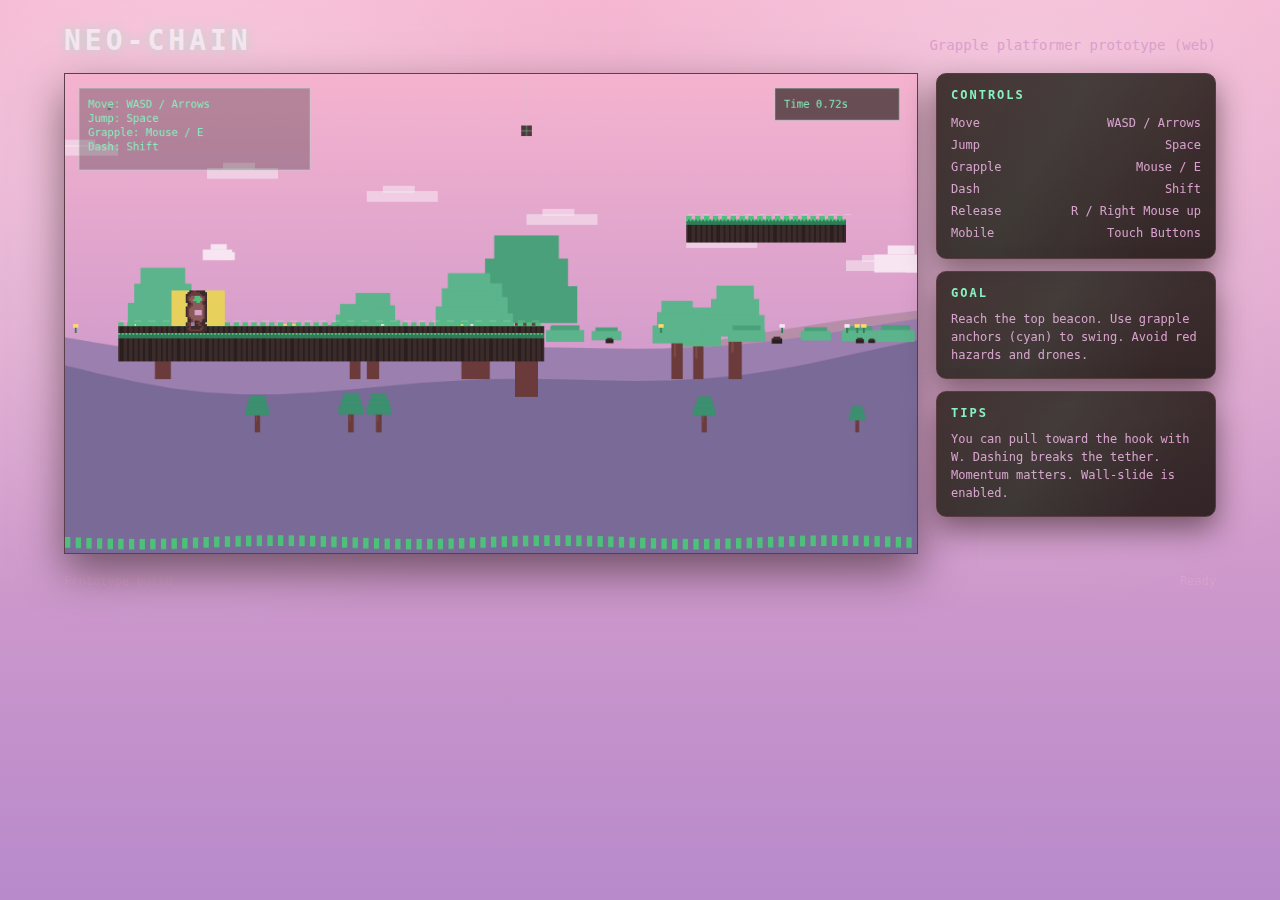
<file: index.html>
﻿<!doctype html>
<html lang="ko">
<head>
  <meta charset="utf-8" />
  <meta name="viewport" content="width=device-width, initial-scale=1" />
  <title>Neo-Chain Grapple</title>
  <link rel="stylesheet" href="style.css" />
</head>
<body>
  <div id="root">
    <header>
      <div class="title">NEO-CHAIN</div>
      <div class="subtitle">Grapple platformer prototype (web)</div>
    </header>
    <main>
      <div class="game-wrap">
        <canvas id="game" width="960" height="540" aria-label="game canvas"></canvas>
        <div id="touch-controls" class="touch-controls" aria-hidden="true">
          <div class="touch-group touch-left">
            <button type="button" class="touch-btn move" data-input="left">◀</button>
            <button type="button" class="touch-btn move" data-input="right">▶</button>
          </div>
          <div class="touch-group touch-right">
            <button type="button" class="touch-btn action" data-input="jump">JUMP</button>
            <button type="button" class="touch-btn action" data-input="dash">DASH</button>
            <button type="button" class="touch-btn action" data-input="grapple">HOOK</button>
            <button type="button" class="touch-btn action" data-input="pull">PULL</button>
          </div>
        </div>
      </div>
      <aside class="hud">
        <div class="panel">
          <div class="label">Controls</div>
          <div class="item"><span>Move</span><span>WASD / Arrows</span></div>
          <div class="item"><span>Jump</span><span>Space</span></div>
          <div class="item"><span>Grapple</span><span>Mouse / E</span></div>
          <div class="item"><span>Dash</span><span>Shift</span></div>
          <div class="item"><span>Release</span><span>R / Right Mouse up</span></div>
          <div class="item"><span>Mobile</span><span>Touch Buttons</span></div>
        </div>
        <div class="panel">
          <div class="label">Goal</div>
          <div class="desc">Reach the top beacon. Use grapple anchors (cyan) to swing.
          Avoid red hazards and drones.</div>
        </div>
        <div class="panel">
          <div class="label">Tips</div>
          <div class="desc">You can pull toward the hook with W. Dashing breaks the tether.
          Momentum matters. Wall-slide is enabled.</div>
        </div>
      </aside>
    </main>
    <footer>
      <span>Prototype build</span>
      <span id="status">Loading...</span>
    </footer>
  </div>
  <script src="game.js"></script>
</body>
</html>
</file>
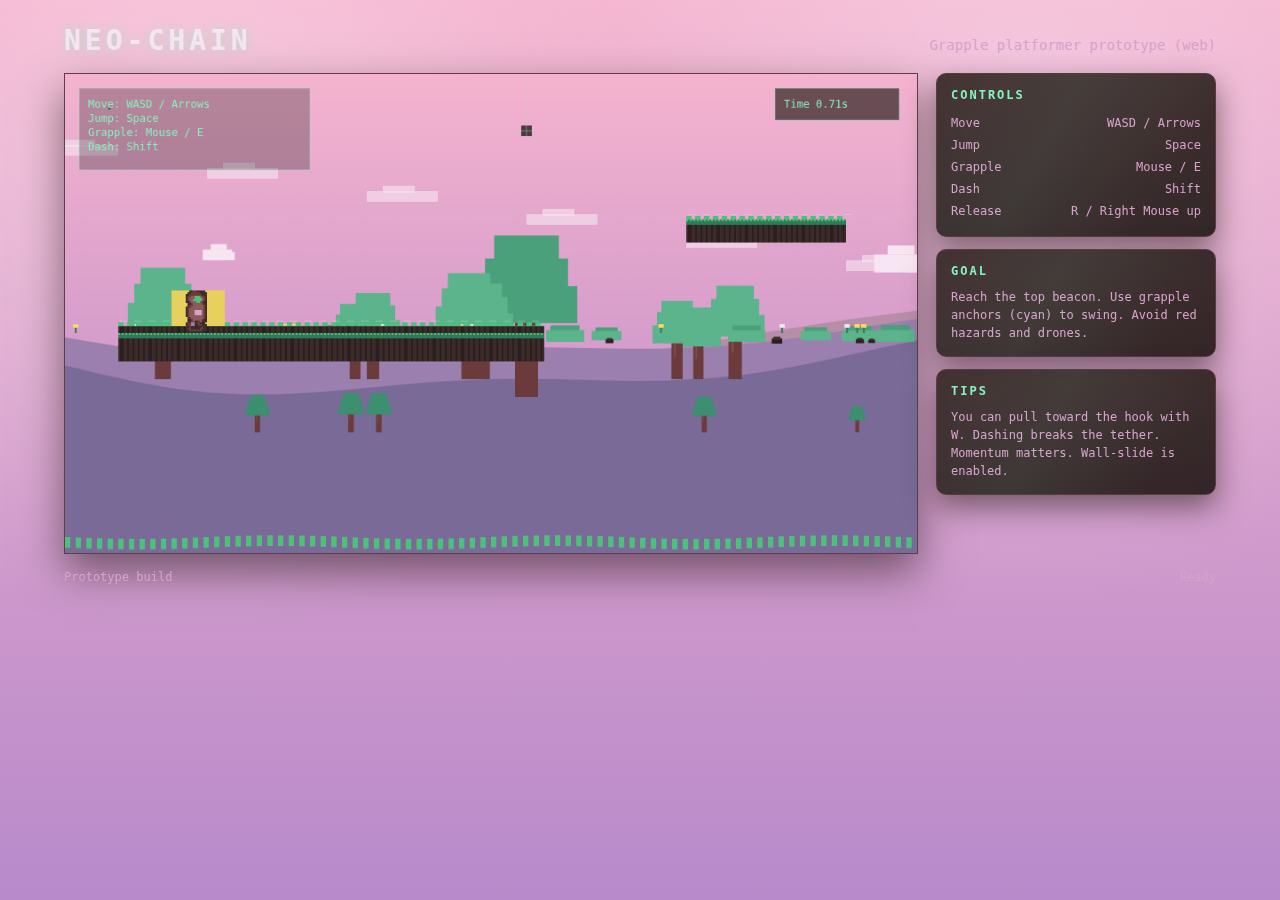
<file: snapshot/index.html>
<!doctype html>
<html lang="ko">
<head>
  <meta charset="utf-8" />
  <meta name="viewport" content="width=device-width, initial-scale=1" />
  <title>Neo-Chain Grapple</title>
  <link rel="stylesheet" href="style.css" />
</head>
<body>
  <div id="root">
    <header>
      <div class="title">NEO-CHAIN</div>
      <div class="subtitle">Grapple platformer prototype (web)</div>
    </header>
    <main>
      <canvas id="game" width="960" height="540" aria-label="game canvas"></canvas>
      <aside class="hud">
        <div class="panel">
          <div class="label">Controls</div>
          <div class="item"><span>Move</span><span>WASD / Arrows</span></div>
          <div class="item"><span>Jump</span><span>Space</span></div>
          <div class="item"><span>Grapple</span><span>Mouse / E</span></div>
          <div class="item"><span>Dash</span><span>Shift</span></div>
          <div class="item"><span>Release</span><span>R / Right Mouse up</span></div>
        </div>
        <div class="panel">
          <div class="label">Goal</div>
          <div class="desc">Reach the top beacon. Use grapple anchors (cyan) to swing.
          Avoid red hazards and drones.</div>
        </div>
        <div class="panel">
          <div class="label">Tips</div>
          <div class="desc">You can pull toward the hook with W. Dashing breaks the tether.
          Momentum matters. Wall-slide is enabled.</div>
        </div>
      </aside>
    </main>
    <footer>
      <span>Prototype build</span>
      <span id="status">Loading...</span>
    </footer>
  </div>
  <script src="game.js"></script>
</body>
</html>
</file>
<file: style.css>
﻿:root {
  --bg: #f5b3cf;
  --panel: #3b2c2b;
  --panel-soft: #2a1f1e;
  --accent: #87f2c0;
  --danger: #ff4b6b;
  --text: #f7e6f2;
  --muted: #d9a0cc;
  --shadow: rgba(36, 22, 22, 0.55);
}

* {
  box-sizing: border-box;
}

body {
  margin: 0;
  font-family: "Space Mono", "JetBrains Mono", "IBM Plex Mono", "Consolas", monospace;
  background:
    radial-gradient(circle at 15% 20%, rgba(255, 255, 255, 0.35), transparent 35%),
    radial-gradient(circle at 80% 10%, rgba(245, 230, 242, 0.4), transparent 40%),
    linear-gradient(180deg, #f5b3cf 0%, #d9a0cc 45%, #b88acb 100%);
  color: var(--text);
  min-height: 100vh;
}

#root {
  max-width: 1200px;
  margin: 0 auto;
  padding: 24px;
  display: grid;
  gap: 16px;
}

header {
  display: flex;
  align-items: baseline;
  justify-content: space-between;
  gap: 12px;
}

.title {
  font-size: 28px;
  letter-spacing: 4px;
  font-weight: 700;
  text-shadow: 0 0 10px rgba(135, 242, 192, 0.6);
}

.subtitle {
  color: var(--muted);
  font-size: 14px;
}

main {
  display: grid;
  grid-template-columns: minmax(0, 1fr) 280px;
  gap: 18px;
  align-items: start;
}

.game-wrap {
  position: relative;
}

canvas#game {
  width: 100%;
  height: auto;
  border: 1px solid #5c3f4a;
  background: #f5b3cf;
  box-shadow: 0 18px 40px var(--shadow);
  touch-action: none;
}

.touch-controls {
  display: none;
  margin-top: 10px;
  width: 100%;
  pointer-events: auto;
  touch-action: none;
  user-select: none;
  grid-template-columns: 1fr 1fr;
  gap: 12px;
  align-items: center;
}

.touch-group {
  display: flex;
  gap: 8px;
  flex-wrap: wrap;
}

.touch-left {
  justify-content: flex-start;
}

.touch-right {
  justify-content: flex-end;
}

.touch-btn {
  border: 1px solid rgba(255, 255, 255, 0.35);
  border-radius: 10px;
  background: rgba(59, 44, 43, 0.7);
  color: var(--text);
  min-width: 52px;
  min-height: 52px;
  font-family: inherit;
  font-weight: 700;
  font-size: 12px;
}

.touch-btn.move {
  min-width: 56px;
}

.touch-btn:active,
.touch-btn.active {
  background: rgba(135, 242, 192, 0.5);
}

.hud {
  display: grid;
  gap: 12px;
}

.panel {
  background: linear-gradient(160deg, rgba(59, 44, 43, 0.95), rgba(42, 31, 30, 0.95));
  border: 1px solid #5a3b40;
  padding: 14px;
  border-radius: 10px;
  box-shadow: 0 12px 30px var(--shadow);
  position: relative;
  overflow: hidden;
}

.panel::after {
  content: "";
  position: absolute;
  inset: 0;
  background: linear-gradient(120deg, transparent 0%, rgba(135, 242, 192, 0.15) 40%, transparent 80%);
  opacity: 0.45;
  pointer-events: none;
}

.panel .label {
  font-weight: 700;
  font-size: 12px;
  letter-spacing: 2px;
  text-transform: uppercase;
  color: var(--accent);
  margin-bottom: 10px;
}

.panel .item {
  display: flex;
  justify-content: space-between;
  font-size: 12px;
  color: var(--muted);
  padding: 4px 0;
}

.panel .desc {
  font-size: 12px;
  color: var(--muted);
  line-height: 1.5;
}

footer {
  display: flex;
  justify-content: space-between;
  color: var(--muted);
  font-size: 12px;
}

@media (max-width: 960px) {
  main {
    grid-template-columns: 1fr;
  }

  header {
    flex-direction: column;
    align-items: flex-start;
  }
}

@media (pointer: coarse), (max-width: 960px) {
  .touch-controls {
    display: grid;
  }

  .touch-btn {
    min-width: 60px;
    min-height: 50px;
  }
}

@media (max-width: 560px) {
  .touch-controls {
    grid-template-columns: 1fr;
  }

  .touch-left,
  .touch-right {
    justify-content: center;
  }
}
</file>
<file: snapshot/style.css>
:root {
  --bg: #f5b3cf;
  --panel: #3b2c2b;
  --panel-soft: #2a1f1e;
  --accent: #87f2c0;
  --danger: #ff4b6b;
  --text: #f7e6f2;
  --muted: #d9a0cc;
  --shadow: rgba(36, 22, 22, 0.55);
}

* {
  box-sizing: border-box;
}

body {
  margin: 0;
  font-family: "Space Mono", "JetBrains Mono", "IBM Plex Mono", "Consolas", monospace;
  background:
    radial-gradient(circle at 15% 20%, rgba(255, 255, 255, 0.35), transparent 35%),
    radial-gradient(circle at 80% 10%, rgba(245, 230, 242, 0.4), transparent 40%),
    linear-gradient(180deg, #f5b3cf 0%, #d9a0cc 45%, #b88acb 100%);
  color: var(--text);
  min-height: 100vh;
}

#root {
  max-width: 1200px;
  margin: 0 auto;
  padding: 24px;
  display: grid;
  gap: 16px;
}

header {
  display: flex;
  align-items: baseline;
  justify-content: space-between;
  gap: 12px;
}

.title {
  font-size: 28px;
  letter-spacing: 4px;
  font-weight: 700;
  text-shadow: 0 0 10px rgba(135, 242, 192, 0.6);
}

.subtitle {
  color: var(--muted);
  font-size: 14px;
}

main {
  display: grid;
  grid-template-columns: minmax(0, 1fr) 280px;
  gap: 18px;
  align-items: start;
}

canvas#game {
  width: 100%;
  height: auto;
  border: 1px solid #5c3f4a;
  background: #f5b3cf;
  box-shadow: 0 18px 40px var(--shadow);
}

.hud {
  display: grid;
  gap: 12px;
}

.panel {
  background: linear-gradient(160deg, rgba(59, 44, 43, 0.95), rgba(42, 31, 30, 0.95));
  border: 1px solid #5a3b40;
  padding: 14px;
  border-radius: 10px;
  box-shadow: 0 12px 30px var(--shadow);
  position: relative;
  overflow: hidden;
}

.panel::after {
  content: "";
  position: absolute;
  inset: 0;
  background: linear-gradient(120deg, transparent 0%, rgba(135, 242, 192, 0.15) 40%, transparent 80%);
  opacity: 0.45;
  pointer-events: none;
}

.panel .label {
  font-weight: 700;
  font-size: 12px;
  letter-spacing: 2px;
  text-transform: uppercase;
  color: var(--accent);
  margin-bottom: 10px;
}

.panel .item {
  display: flex;
  justify-content: space-between;
  font-size: 12px;
  color: var(--muted);
  padding: 4px 0;
}

.panel .desc {
  font-size: 12px;
  color: var(--muted);
  line-height: 1.5;
}

footer {
  display: flex;
  justify-content: space-between;
  color: var(--muted);
  font-size: 12px;
}

@media (max-width: 960px) {
  main {
    grid-template-columns: 1fr;
  }

  header {
    flex-direction: column;
    align-items: flex-start;
  }
}
</file>
